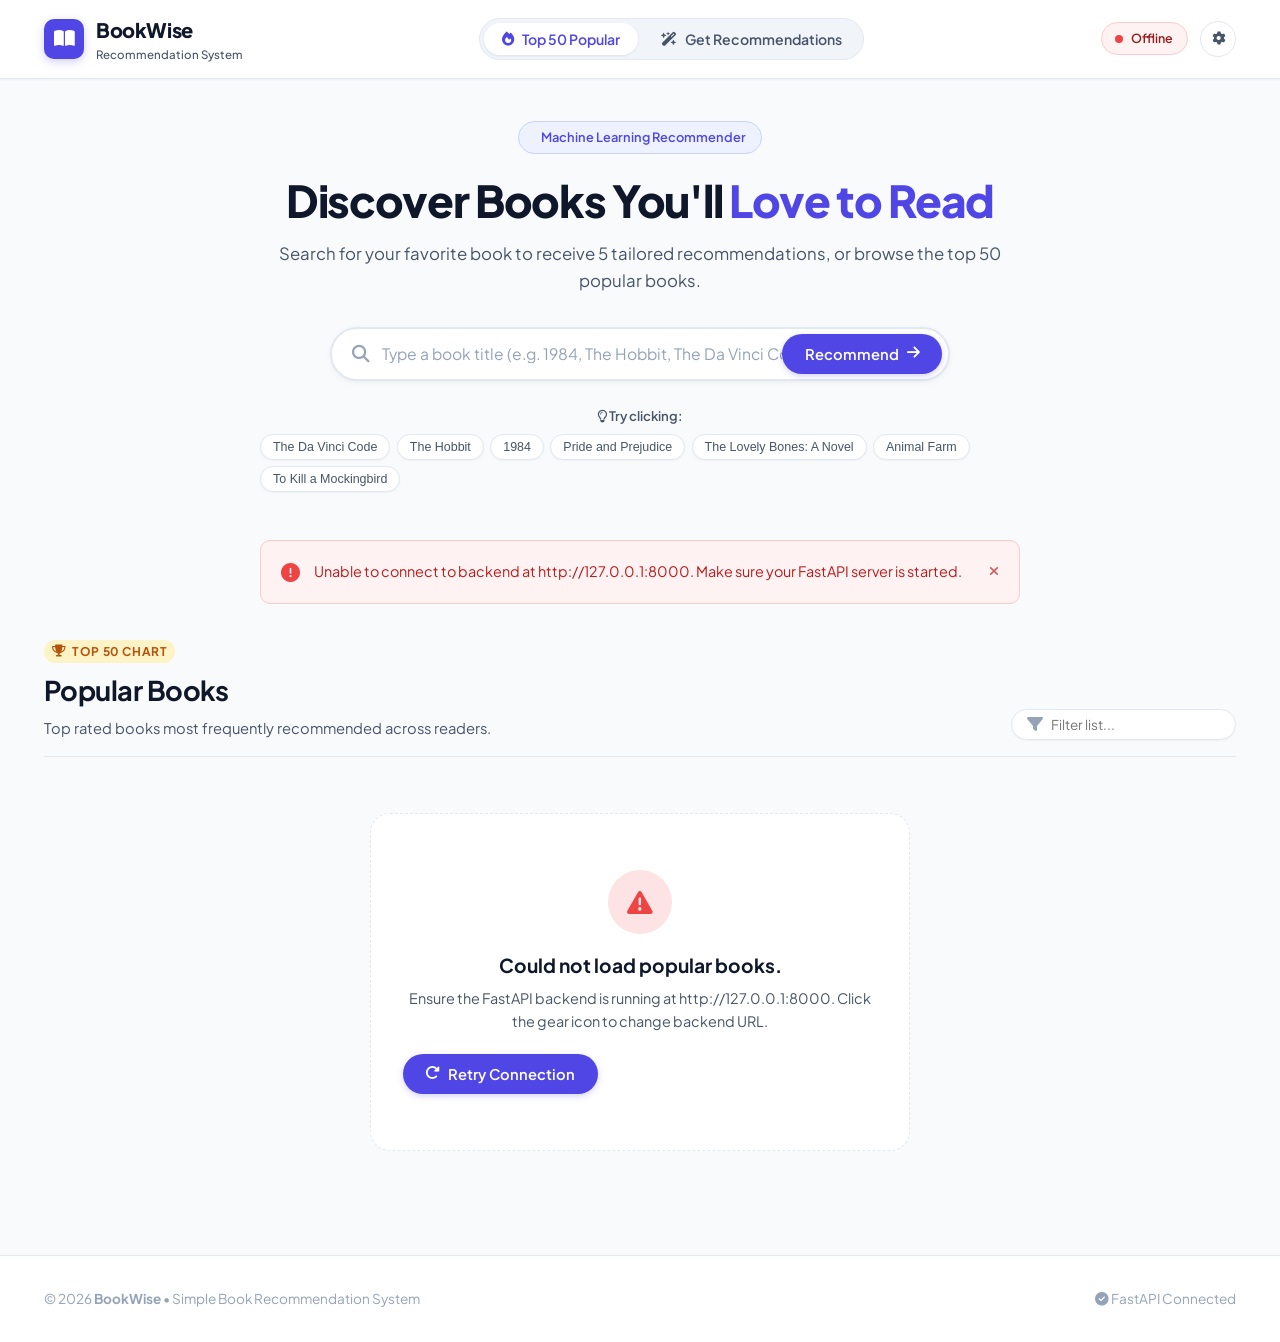
<file: book_recomendation_system/frontend/index.html>
<!DOCTYPE html>
<html lang="en">
<head>
  <meta charset="UTF-8" />
  <meta name="viewport" content="width=device-width, initial-scale=1.0" />
  <title>BookWise - Simple & Smart Book Recommendation System</title>
  <link rel="preconnect" href="https://fonts.googleapis.com" />
  <link rel="preconnect" href="https://fonts.gstatic.com" crossorigin />
  <link href="https://fonts.googleapis.com/css2?family=Plus+Jakarta+Sans:wght@400;500;600;700;800&display=swap" rel="stylesheet" />
  <link rel="stylesheet" href="https://cdnjs.cloudflare.com/ajax/libs/font-awesome/6.5.1/css/all.min.css" />
  <link rel="stylesheet" href="style.css" />
</head>
<body>

  <!-- Header / Navigation -->
  <header class="navbar">
    <div class="container nav-container">
      <div class="logo" onclick="switchTab('popular')">
        <div class="logo-icon"><i class="fa-solid fa-book-open"></i></div>
        <div class="logo-text">
          <span class="brand-title">BookWise</span>
          <span class="brand-subtitle">Recommendation System</span>
        </div>
      </div>

      <nav class="nav-links">
        <button id="nav-popular-btn" class="nav-tab active" onclick="switchTab('popular')">
          <i class="fa-solid fa-fire"></i> Top 50 Popular
        </button>
        <button id="nav-recommend-btn" class="nav-tab" onclick="switchTab('recommend')">
          <i class="fa-solid fa-wand-magic-sparkles"></i> Get Recommendations
        </button>
      </nav>

      <div class="nav-actions">
        <div id="backend-status-badge" class="status-badge checking" title="Checking backend connection status">
          <span class="status-dot"></span>
          <span id="backend-status-text">Connecting...</span>
        </div>
        <button class="settings-btn" id="api-settings-btn" title="Backend Server Settings">
          <i class="fa-solid fa-gear"></i>
        </button>
      </div>
    </div>
  </header>

  <!-- Main Content -->
  <main class="container main-content">
    
    <!-- Hero Section -->
    <section class="hero-section">
      <div class="badge-pill">
        <i class="fa-solid fa-sparkles"></i> Machine Learning Recommender
      </div>
      <h1 class="hero-title">
        Discover Books You'll <span class="text-highlight">Love to Read</span>
      </h1>
      <p class="hero-desc">
        Search for your favorite book to receive 5 tailored recommendations, or browse the top 50 popular books.
      </p>

      <!-- Search Box -->
      <div class="search-wrapper">
        <div class="search-box">
          <i class="fa-solid fa-magnifying-glass search-icon"></i>
          <input
            type="text"
            id="book-search-input"
            placeholder="Type a book title (e.g. 1984, The Hobbit, The Da Vinci Code...)"
            autocomplete="off"
          />
          <button id="clear-search-btn" class="clear-btn hidden" title="Clear input">
            <i class="fa-solid fa-xmark"></i>
          </button>
          <button id="search-btn" class="btn-primary" onclick="handleSearch()">
            <span>Recommend</span>
            <i class="fa-solid fa-arrow-right"></i>
          </button>
        </div>

        <!-- Live Autocomplete Suggestions Dropdown -->
        <ul id="suggestions-list" class="suggestions-list hidden"></ul>
      </div>

      <!-- Quick Pick Suggested Tags -->
      <div class="quick-tags">
        <span class="quick-tags-label"><i class="fa-regular fa-lightbulb"></i> Try clicking:</span>
        <div class="tags-container" id="sample-tags">
          <!-- Rendered by JS -->
        </div>
      </div>
    </section>

    <!-- Error / Info Banner -->
    <div id="alert-banner" class="alert-banner hidden">
      <div class="alert-icon"><i class="fa-solid fa-circle-exclamation"></i></div>
      <div class="alert-message" id="alert-message-text"></div>
      <button class="alert-close" onclick="hideAlert()"><i class="fa-solid fa-xmark"></i></button>
    </div>

    <!-- TAB 1: RECOMMENDATIONS SECTION -->
    <section id="recommend-section" class="tab-view">
      <div class="section-header">
        <div>
          <h2 class="section-title">Recommended Books</h2>
          <p class="section-subtitle" id="recommend-subtitle">
            Search for any book above or click on one from the popular list to get recommendations.
          </p>
        </div>
      </div>

      <!-- Recommendation Results Grid -->
      <div id="recommend-grid" class="books-grid">
        <!-- Rendered by JS -->
      </div>

      <!-- Empty State for Recommendations -->
      <div id="recommend-empty-state" class="empty-state">
        <div class="empty-icon"><i class="fa-solid fa-book-bookmark"></i></div>
        <h3>No recommendations yet</h3>
        <p>Type a book name in the search bar above or choose a sample book below.</p>
        <button class="btn-secondary" onclick="searchSampleBook('The Da Vinci Code')">
          <i class="fa-solid fa-magnifying-glass"></i> Try "The Da Vinci Code"
        </button>
      </div>
    </section>

    <!-- TAB 2: POPULAR BOOKS SECTION -->
    <section id="popular-section" class="tab-view active">
      <div class="section-header">
        <div>
          <div class="section-badge"><i class="fa-solid fa-trophy"></i> Top 50 Chart</div>
          <h2 class="section-title">Popular Books</h2>
          <p class="section-subtitle">
            Top rated books most frequently recommended across readers.
          </p>
        </div>
        <div class="filter-wrapper">
          <div class="filter-box">
            <i class="fa-solid fa-filter"></i>
            <input
              type="text"
              id="popular-filter-input"
              placeholder="Filter list..."
              oninput="filterPopularBooks(this.value)"
            />
          </div>
        </div>
      </div>

      <!-- Popular Books Grid -->
      <div id="popular-grid" class="books-grid">
        <!-- Rendered by JS -->
      </div>
    </section>
  </main>

  <!-- Modal for API Configuration -->
  <div id="settings-modal" class="modal hidden">
    <div class="modal-backdrop" onclick="closeSettingsModal()"></div>
    <div class="modal-card">
      <div class="modal-header">
        <div class="modal-title">
          <i class="fa-solid fa-sliders"></i> Backend Connection Settings
        </div>
        <button class="modal-close-btn" onclick="closeSettingsModal()">
          <i class="fa-solid fa-xmark"></i>
        </button>
      </div>
      <div class="modal-body">
        <label for="api-url-input">FastAPI Backend URL</label>
        <input
          type="text"
          id="api-url-input"
          value="http://127.0.0.1:8000"
          placeholder="http://127.0.0.1:8000"
        />
        <p class="input-help">
          Make sure backend is running with:
          <code>uvicorn backend.main:app --reload</code>
        </p>
      </div>
      <div class="modal-footer">
        <button class="btn-secondary" onclick="closeSettingsModal()">Cancel</button>
        <button class="btn-primary" onclick="saveApiUrl()">Save & Reconnect</button>
      </div>
    </div>
  </div>

  <!-- Toast Container -->
  <div id="toast" class="toast hidden">
    <span id="toast-icon"></span>
    <span id="toast-msg"></span>
  </div>

  <!-- Footer -->
  <footer class="footer">
    <div class="container footer-content">
      <p>© 2026 <strong>BookWise</strong> • Simple Book Recommendation System</p>
      <div class="footer-links">
        <span><i class="fa-solid fa-circle-check"></i> FastAPI Connected</span>
      </div>
    </div>
  </footer>

  <script src="app.js"></script>
</body>
</html>
</file>
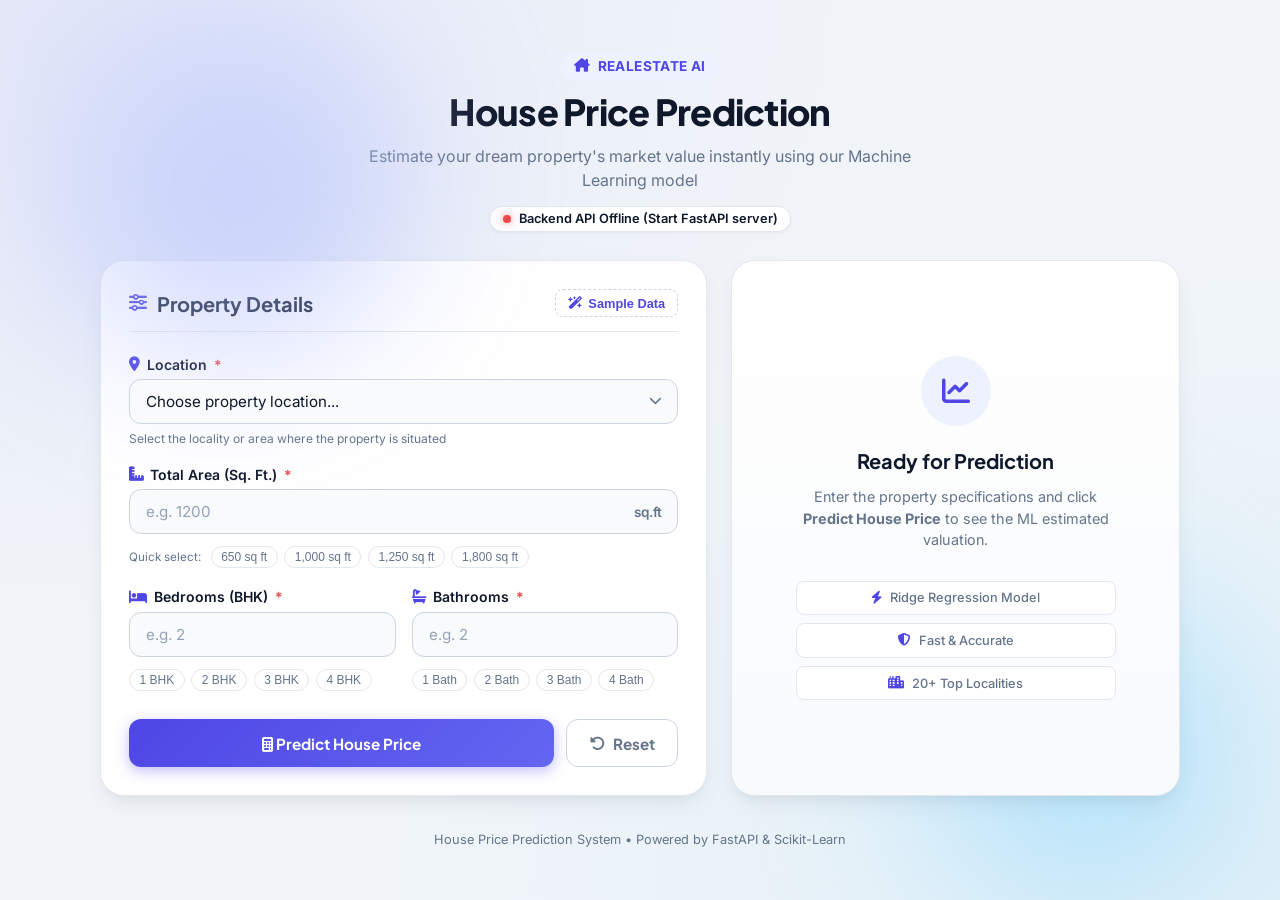
<file: house_price_predication/frontend/index.html>
<!DOCTYPE html>
<html lang="en">
<head>
    <meta charset="UTF-8">
    <meta name="viewport" content="width=device-width, initial-scale=1.0">
    <title>House Price Prediction System</title>
    <link rel="preconnect" href="https://fonts.googleapis.com">
    <link rel="preconnect" href="https://fonts.gstatic.com" crossorigin>
    <link href="https://fonts.googleapis.com/css2?family=Plus+Jakarta+Sans:wght@400;500;600;700;800&family=Inter:wght@400;500;600&display=swap" rel="stylesheet">
    <link rel="stylesheet" href="https://cdnjs.cloudflare.com/ajax/libs/font-awesome/6.5.1/css/all.min.css">
    <link rel="stylesheet" href="style.css">
</head>
<body>
    <div class="app-container">
        <!-- Background Glows -->
        <div class="bg-shape shape-1"></div>
        <div class="bg-shape shape-2"></div>

        <!-- Header -->
        <header class="header">
            <div class="logo-badge">
                <i class="fa-solid fa-house-chimney"></i>
                <span>RealEstate AI</span>
            </div>
            <h1>House Price Prediction</h1>
            <p class="subtitle">Estimate your dream property's market value instantly using our Machine Learning model</p>
            
            <!-- Backend API Status Indicator -->
            <div class="api-status-badge" id="apiStatusBadge">
                <span class="status-dot" id="statusDot"></span>
                <span id="statusText">Checking Backend API...</span>
            </div>
        </header>

        <!-- Main Content Grid -->
        <main class="main-layout">
            <!-- Left / Main Card: Prediction Form -->
            <div class="card form-card">
                <div class="card-header">
                    <div class="card-title">
                        <i class="fa-solid fa-sliders"></i>
                        <h2>Property Details</h2>
                    </div>
                    <button type="button" class="btn-ghost" id="sampleDataBtn" title="Fill with sample values">
                        <i class="fa-solid fa-wand-magic-sparkles"></i>
                        <span>Sample Data</span>
                    </button>
                </div>

                <form id="predictionForm" novalidate>
                    <!-- Field 1: Location -->
                    <div class="form-group">
                        <label for="location">
                            <i class="fa-solid fa-location-dot"></i>
                            <span>Location</span>
                            <span class="required">*</span>
                        </label>
                        <div class="input-wrapper select-wrapper">
                            <select id="location" name="location" required>
                                <option value="" disabled selected>Choose property location...</option>
                                <!-- Populated dynamically by app.js -->
                            </select>
                            <i class="fa-solid fa-chevron-down select-arrow"></i>
                        </div>
                        <small class="field-hint">Select the locality or area where the property is situated</small>
                    </div>

                    <!-- Field 2: Total Square Feet -->
                    <div class="form-group">
                        <label for="total_sqft">
                            <i class="fa-solid fa-ruler-combined"></i>
                            <span>Total Area (Sq. Ft.)</span>
                            <span class="required">*</span>
                        </label>
                        <div class="input-wrapper">
                            <input 
                                type="number" 
                                id="total_sqft" 
                                name="total_sqft" 
                                placeholder="e.g. 1200" 
                                min="100" 
                                max="50000" 
                                step="any"
                                required
                            >
                            <span class="input-unit">sq.ft</span>
                        </div>
                        <!-- Quick presets for sqft -->
                        <div class="preset-chips">
                            <span class="preset-label">Quick select:</span>
                            <button type="button" class="chip" data-target="total_sqft" data-val="650">650 sq ft</button>
                            <button type="button" class="chip" data-target="total_sqft" data-val="1000">1,000 sq ft</button>
                            <button type="button" class="chip" data-target="total_sqft" data-val="1250">1,250 sq ft</button>
                            <button type="button" class="chip" data-target="total_sqft" data-val="1800">1,800 sq ft</button>
                        </div>
                    </div>

                    <!-- Two-column grid for BHK & Bathrooms -->
                    <div class="form-row">
                        <!-- Field 3: BHK -->
                        <div class="form-group col-half">
                            <label for="bhk">
                                <i class="fa-solid fa-bed"></i>
                                <span>Bedrooms (BHK)</span>
                                <span class="required">*</span>
                            </label>
                            <div class="input-wrapper">
                                <input 
                                    type="number" 
                                    id="bhk" 
                                    name="bhk" 
                                    placeholder="e.g. 2" 
                                    min="1" 
                                    max="16" 
                                    step="1"
                                    required
                                >
                            </div>
                            <div class="preset-chips">
                                <button type="button" class="chip bhk-chip" data-target="bhk" data-val="1">1 BHK</button>
                                <button type="button" class="chip bhk-chip" data-target="bhk" data-val="2">2 BHK</button>
                                <button type="button" class="chip bhk-chip" data-target="bhk" data-val="3">3 BHK</button>
                                <button type="button" class="chip bhk-chip" data-target="bhk" data-val="4">4 BHK</button>
                            </div>
                        </div>

                        <!-- Field 4: Bathrooms -->
                        <div class="form-group col-half">
                            <label for="bath">
                                <i class="fa-solid fa-bath"></i>
                                <span>Bathrooms</span>
                                <span class="required">*</span>
                            </label>
                            <div class="input-wrapper">
                                <input 
                                    type="number" 
                                    id="bath" 
                                    name="bath" 
                                    placeholder="e.g. 2" 
                                    min="1" 
                                    max="16" 
                                    step="1"
                                    required
                                >
                            </div>
                            <div class="preset-chips">
                                <button type="button" class="chip bath-chip" data-target="bath" data-val="1">1 Bath</button>
                                <button type="button" class="chip bath-chip" data-target="bath" data-val="2">2 Bath</button>
                                <button type="button" class="chip bath-chip" data-target="bath" data-val="3">3 Bath</button>
                                <button type="button" class="chip bath-chip" data-target="bath" data-val="4">4 Bath</button>
                            </div>
                        </div>
                    </div>

                    <!-- Actions -->
                    <div class="form-actions">
                        <button type="submit" class="btn btn-primary" id="predictBtn">
                            <span class="btn-text">
                                <i class="fa-solid fa-calculator"></i>
                                <span>Predict House Price</span>
                            </span>
                            <span class="spinner" id="btnSpinner"></span>
                        </button>
                        <button type="button" class="btn btn-outline" id="resetBtn">
                            <i class="fa-solid fa-rotate-left"></i>
                            <span>Reset</span>
                        </button>
                    </div>
                </form>

                <!-- Error Message Banner -->
                <div class="alert alert-danger" id="errorAlert" style="display: none;">
                    <i class="fa-solid fa-triangle-exclamation"></i>
                    <div class="alert-content">
                        <strong id="errorTitle">Prediction Failed</strong>
                        <p id="errorMessage">Unable to connect to backend server.</p>
                    </div>
                </div>
            </div>

            <!-- Right Column: Result / Status Card -->
            <div class="card result-card" id="resultCard">
                <!-- Initial Empty State -->
                <div class="empty-state" id="emptyState">
                    <div class="empty-icon-box">
                        <i class="fa-solid fa-chart-line"></i>
                    </div>
                    <h3>Ready for Prediction</h3>
                    <p>Enter the property specifications and click <strong>Predict House Price</strong> to see the ML estimated valuation.</p>
                    
                    <div class="feature-pills">
                        <div class="pill"><i class="fa-solid fa-bolt"></i> Ridge Regression Model</div>
                        <div class="pill"><i class="fa-solid fa-shield-halved"></i> Fast & Accurate</div>
                        <div class="pill"><i class="fa-solid fa-city"></i> 20+ Top Localities</div>
                    </div>
                </div>

                <!-- Prediction Loading State -->
                <div class="loading-state" id="loadingState" style="display: none;">
                    <div class="pulse-loader"></div>
                    <p>Computing estimated value with ML model...</p>
                </div>

                <!-- Prediction Success State -->
                <div class="success-state" id="successState" style="display: none;">
                    <div class="success-header">
                        <span class="badge-tag">Estimated Valuation</span>
                        <span class="timestamp" id="resultTimestamp">Just now</span>
                    </div>

                    <div class="price-display-wrapper">
                        <span class="currency-symbol">₹</span>
                        <h2 class="price-value" id="predictedPrice">--</h2>
                        <span class="price-unit" id="priceUnit">Lakhs</span>
                    </div>
                    <p class="price-in-words" id="priceInWords">Estimated Value in Indian Rupees</p>

                    <div class="metrics-grid">
                        <div class="metric-box">
                            <span class="metric-label">Rate / Sq.Ft</span>
                            <span class="metric-value" id="ratePerSqft">--</span>
                        </div>
                        <div class="metric-box">
                            <span class="metric-label">Configuration</span>
                            <span class="metric-value" id="summaryBhk">--</span>
                        </div>
                    </div>

                    <div class="summary-section">
                        <h4>Property Summary</h4>
                        <div class="summary-row">
                            <span class="label"><i class="fa-solid fa-location-dot"></i> Location:</span>
                            <strong class="value" id="summaryLocation">--</strong>
                        </div>
                        <div class="summary-row">
                            <span class="label"><i class="fa-solid fa-ruler-combined"></i> Built-up Area:</span>
                            <strong class="value" id="summarySqft">--</strong>
                        </div>
                        <div class="summary-row">
                            <span class="label"><i class="fa-solid fa-bath"></i> Bathrooms:</span>
                            <strong class="value" id="summaryBath">--</strong>
                        </div>
                    </div>

                    <button type="button" class="btn btn-secondary btn-full" id="newPredictionBtn">
                        <i class="fa-solid fa-arrows-rotate"></i>
                        <span>Calculate Another Property</span>
                    </button>
                </div>
            </div>
        </main>

        <!-- Footer -->
        <footer class="footer">
            <p>House Price Prediction System • Powered by FastAPI & Scikit-Learn</p>
        </footer>
    </div>

    <script src="app.js"></script>
</body>
</html>
</file>
<file: book_recomendation_system/frontend/style.css>
/* ==========================================================================
   BookWise - Clean & Minimalist White Theme
   ========================================================================== */

:root {
  --bg-page: #f8fafc;
  --bg-surface: #ffffff;
  --bg-surface-subtle: #f1f5f9;
  --bg-surface-hover: #f8fafc;

  --primary: #4f46e5;
  --primary-hover: #4338ca;
  --primary-light: #eef2ff;
  --primary-border: #c7d2fe;

  --accent: #ec4899;
  --success: #10b981;
  --warning: #f59e0b;
  --danger: #ef4444;

  --text-primary: #0f172a;
  --text-secondary: #475569;
  --text-muted: #94a3b8;

  --border-color: #e2e8f0;
  --border-focus: #818cf8;

  --radius-sm: 6px;
  --radius-md: 10px;
  --radius-lg: 14px;
  --radius-xl: 20px;
  --radius-pill: 9999px;

  --shadow-xs: 0 1px 2px rgba(0, 0, 0, 0.04);
  --shadow-sm: 0 2px 6px rgba(0, 0, 0, 0.04), 0 1px 2px rgba(0, 0, 0, 0.02);
  --shadow-md: 0 10px 25px -5px rgba(0, 0, 0, 0.06), 0 8px 10px -6px rgba(0, 0, 0, 0.04);
  --shadow-lg: 0 20px 30px -10px rgba(0, 0, 0, 0.08);

  --font-main: 'Plus Jakarta Sans', system-ui, -apple-system, sans-serif;
  --transition: all 0.2s ease;
}

* {
  margin: 0;
  padding: 0;
  box-sizing: border-box;
}

body {
  font-family: var(--font-main);
  background-color: var(--bg-page);
  color: var(--text-primary);
  min-height: 100vh;
  line-height: 1.6;
  overflow-x: hidden;
}

.container {
  max-width: 1240px;
  margin: 0 auto;
  padding: 0 1.5rem;
}

/* ==========================================================================
   Navigation Bar
   ========================================================================== */

.navbar {
  position: sticky;
  top: 0;
  z-index: 100;
  background: #ffffff;
  border-bottom: 1px solid var(--border-color);
  padding: 0.85rem 0;
  box-shadow: var(--shadow-xs);
}

.nav-container {
  display: flex;
  align-items: center;
  justify-content: space-between;
  gap: 1.5rem;
}

.logo {
  display: flex;
  align-items: center;
  gap: 0.75rem;
  text-decoration: none;
  cursor: pointer;
}

.logo-icon {
  width: 40px;
  height: 40px;
  background: var(--primary);
  border-radius: var(--radius-md);
  display: flex;
  align-items: center;
  justify-content: center;
  font-size: 1.15rem;
  color: #ffffff;
  box-shadow: 0 3px 8px rgba(79, 70, 229, 0.25);
}

.logo-text {
  display: flex;
  flex-direction: column;
}

.brand-title {
  font-size: 1.25rem;
  font-weight: 800;
  letter-spacing: -0.02em;
  color: var(--text-primary);
}

.brand-subtitle {
  font-size: 0.72rem;
  color: var(--text-secondary);
  font-weight: 500;
}

.nav-links {
  display: flex;
  gap: 0.35rem;
  background: var(--bg-surface-subtle);
  padding: 4px;
  border-radius: var(--radius-pill);
  border: 1px solid var(--border-color);
}

.nav-tab {
  background: transparent;
  border: none;
  color: var(--text-secondary);
  padding: 0.45rem 1.1rem;
  font-size: 0.88rem;
  font-weight: 600;
  font-family: inherit;
  border-radius: var(--radius-pill);
  cursor: pointer;
  display: flex;
  align-items: center;
  gap: 0.5rem;
  transition: var(--transition);
}

.nav-tab:hover {
  color: var(--text-primary);
}

.nav-tab.active {
  background: #ffffff;
  color: var(--primary);
  box-shadow: 0 1px 3px rgba(0, 0, 0, 0.08);
}

.nav-actions {
  display: flex;
  align-items: center;
  gap: 0.75rem;
}

/* Status Badge */
.status-badge {
  display: flex;
  align-items: center;
  gap: 0.5rem;
  padding: 0.35rem 0.85rem;
  border-radius: var(--radius-pill);
  font-size: 0.78rem;
  font-weight: 600;
  background: var(--bg-surface);
  border: 1px solid var(--border-color);
  transition: var(--transition);
}

.status-dot {
  width: 8px;
  height: 8px;
  border-radius: 50%;
  display: inline-block;
}

.status-badge.connected {
  color: #065f46;
  border-color: #a7f3d0;
  background: #ecfdf5;
}
.status-badge.connected .status-dot {
  background: var(--success);
}

.status-badge.disconnected {
  color: #991b1b;
  border-color: #fecaca;
  background: #fef2f2;
}
.status-badge.disconnected .status-dot {
  background: var(--danger);
}

.status-badge.checking {
  color: #92400e;
  border-color: #fde68a;
  background: #fffbeb;
}
.status-badge.checking .status-dot {
  background: var(--warning);
  animation: pulse 1.2s infinite;
}

@keyframes pulse {
  0% { opacity: 0.3; }
  50% { opacity: 1; }
  100% { opacity: 0.3; }
}

.settings-btn {
  background: #ffffff;
  border: 1px solid var(--border-color);
  color: var(--text-secondary);
  width: 36px;
  height: 36px;
  border-radius: 50%;
  display: flex;
  align-items: center;
  justify-content: center;
  cursor: pointer;
  transition: var(--transition);
}

.settings-btn:hover {
  color: var(--primary);
  border-color: var(--primary-border);
  background: var(--primary-light);
}

/* ==========================================================================
   Hero Section
   ========================================================================== */

.main-content {
  padding-top: 2.5rem;
  padding-bottom: 5rem;
}

.hero-section {
  text-align: center;
  max-width: 760px;
  margin: 0 auto 3rem;
}

.badge-pill {
  display: inline-flex;
  align-items: center;
  gap: 0.4rem;
  padding: 0.35rem 0.95rem;
  background: var(--primary-light);
  border: 1px solid var(--primary-border);
  border-radius: var(--radius-pill);
  color: var(--primary);
  font-size: 0.8rem;
  font-weight: 600;
  margin-bottom: 1.25rem;
}

.hero-title {
  font-size: 2.75rem;
  font-weight: 800;
  line-height: 1.2;
  letter-spacing: -0.03em;
  color: var(--text-primary);
  margin-bottom: 0.85rem;
}

.text-highlight {
  color: var(--primary);
}

.hero-desc {
  font-size: 1.05rem;
  color: var(--text-secondary);
  margin-bottom: 2rem;
  line-height: 1.6;
}

/* Search Box */
.search-wrapper {
  position: relative;
  max-width: 620px;
  margin: 0 auto 1.5rem;
}

.search-box {
  display: flex;
  align-items: center;
  background: #ffffff;
  border: 2px solid var(--border-color);
  border-radius: var(--radius-pill);
  padding: 5px 6px 5px 1.25rem;
  box-shadow: var(--shadow-sm);
  transition: var(--transition);
}

.search-box:focus-within {
  border-color: var(--primary);
  box-shadow: 0 0 0 4px var(--primary-light), var(--shadow-md);
}

.search-icon {
  color: var(--text-muted);
  font-size: 1.1rem;
  margin-right: 0.75rem;
}

.search-box input {
  flex: 1;
  background: transparent;
  border: none;
  outline: none;
  color: var(--text-primary);
  font-family: inherit;
  font-size: 0.98rem;
  padding: 0.55rem 0;
}

.search-box input::placeholder {
  color: var(--text-muted);
}

.clear-btn {
  background: transparent;
  border: none;
  color: var(--text-muted);
  width: 28px;
  height: 28px;
  border-radius: 50%;
  cursor: pointer;
  display: flex;
  align-items: center;
  justify-content: center;
  transition: var(--transition);
  margin-right: 0.4rem;
}

.clear-btn:hover {
  color: var(--text-primary);
  background: var(--bg-surface-subtle);
}

.btn-primary {
  background: var(--primary);
  color: #ffffff;
  border: none;
  padding: 0.7rem 1.4rem;
  font-size: 0.92rem;
  font-weight: 600;
  font-family: inherit;
  border-radius: var(--radius-pill);
  cursor: pointer;
  display: flex;
  align-items: center;
  gap: 0.5rem;
  transition: var(--transition);
  box-shadow: 0 2px 6px rgba(79, 70, 229, 0.25);
}

.btn-primary:hover {
  background: var(--primary-hover);
  transform: translateY(-1px);
  box-shadow: 0 4px 12px rgba(79, 70, 229, 0.35);
}

.btn-primary:active {
  transform: translateY(0);
}

.btn-secondary {
  background: #ffffff;
  color: var(--text-primary);
  border: 1px solid var(--border-color);
  padding: 0.6rem 1.25rem;
  font-size: 0.88rem;
  font-weight: 600;
  font-family: inherit;
  border-radius: var(--radius-pill);
  cursor: pointer;
  display: inline-flex;
  align-items: center;
  gap: 0.5rem;
  transition: var(--transition);
  box-shadow: var(--shadow-xs);
}

.btn-secondary:hover {
  border-color: var(--primary-border);
  background: var(--primary-light);
  color: var(--primary);
}

/* Autocomplete Suggestions */
.suggestions-list {
  position: absolute;
  top: calc(100% + 6px);
  left: 0;
  right: 0;
  background: #ffffff;
  border: 1px solid var(--border-color);
  border-radius: var(--radius-lg);
  box-shadow: var(--shadow-lg);
  max-height: 270px;
  overflow-y: auto;
  list-style: none;
  z-index: 50;
  text-align: left;
}

.suggestion-item {
  padding: 0.75rem 1.25rem;
  display: flex;
  align-items: center;
  gap: 0.75rem;
  font-size: 0.9rem;
  color: var(--text-primary);
  cursor: pointer;
  border-bottom: 1px solid var(--border-color);
  transition: var(--transition);
}

.suggestion-item:last-child {
  border-bottom: none;
}

.suggestion-item i {
  color: var(--primary);
  font-size: 0.85rem;
}

.suggestion-item:hover, .suggestion-item.active {
  background: var(--primary-light);
  color: var(--primary);
}

/* Quick Pick Tags */
.quick-tags {
  display: flex;
  align-items: center;
  justify-content: center;
  flex-wrap: wrap;
  gap: 0.5rem;
}

.quick-tags-label {
  font-size: 0.82rem;
  color: var(--text-secondary);
  font-weight: 600;
}

.tags-container {
  display: flex;
  flex-wrap: wrap;
  gap: 0.4rem;
}

.book-tag {
  background: #ffffff;
  border: 1px solid var(--border-color);
  color: var(--text-secondary);
  font-size: 0.78rem;
  font-weight: 500;
  padding: 0.3rem 0.75rem;
  border-radius: var(--radius-pill);
  cursor: pointer;
  transition: var(--transition);
  box-shadow: var(--shadow-xs);
}

.book-tag:hover {
  background: var(--primary-light);
  border-color: var(--primary-border);
  color: var(--primary);
  transform: translateY(-1px);
}

/* ==========================================================================
   Alert Banner
   ========================================================================== */

.alert-banner {
  max-width: 760px;
  margin: 0 auto 2rem;
  padding: 1rem 1.25rem;
  border-radius: var(--radius-md);
  background: #fef2f2;
  border: 1px solid #fecaca;
  display: flex;
  align-items: center;
  gap: 0.85rem;
  color: #b91c1c;
  font-size: 0.9rem;
}

.alert-icon {
  font-size: 1.2rem;
  color: #ef4444;
}

.alert-message {
  flex: 1;
}

.alert-close {
  background: transparent;
  border: none;
  color: #b91c1c;
  cursor: pointer;
  opacity: 0.7;
  transition: var(--transition);
}

.alert-close:hover {
  opacity: 1;
}

/* ==========================================================================
   Tabs View & Section Header
   ========================================================================== */

.tab-view {
  display: none;
  animation: fadeIn 0.25s ease forwards;
}

.tab-view.active {
  display: block;
}

@keyframes fadeIn {
  from { opacity: 0; transform: translateY(6px); }
  to { opacity: 1; transform: translateY(0); }
}

.section-header {
  display: flex;
  align-items: flex-end;
  justify-content: space-between;
  margin-bottom: 2rem;
  padding-bottom: 1rem;
  border-bottom: 1px solid var(--border-color);
  flex-wrap: wrap;
  gap: 1rem;
}

.section-badge {
  display: inline-flex;
  align-items: center;
  gap: 0.35rem;
  font-size: 0.75rem;
  font-weight: 700;
  text-transform: uppercase;
  letter-spacing: 0.05em;
  color: #b45309;
  background: #fef3c7;
  padding: 2px 8px;
  border-radius: var(--radius-pill);
  margin-bottom: 0.4rem;
}

.section-title {
  font-size: 1.7rem;
  font-weight: 700;
  color: var(--text-primary);
  letter-spacing: -0.02em;
}

.section-subtitle {
  font-size: 0.92rem;
  color: var(--text-secondary);
  margin-top: 0.25rem;
}

.filter-box {
  display: flex;
  align-items: center;
  background: #ffffff;
  border: 1px solid var(--border-color);
  border-radius: var(--radius-pill);
  padding: 0.4rem 0.9rem;
  gap: 0.5rem;
  color: var(--text-muted);
  box-shadow: var(--shadow-xs);
}

.filter-box input {
  background: transparent;
  border: none;
  outline: none;
  color: var(--text-primary);
  font-family: inherit;
  font-size: 0.85rem;
  width: 170px;
}

/* ==========================================================================
   Books Grid & Card
   ========================================================================== */

.books-grid {
  display: grid;
  grid-template-columns: repeat(auto-fill, minmax(210px, 1fr));
  gap: 1.5rem;
}

.book-card {
  background: #ffffff;
  border: 1px solid var(--border-color);
  border-radius: var(--radius-lg);
  overflow: hidden;
  display: flex;
  flex-direction: column;
  transition: var(--transition);
  position: relative;
  box-shadow: var(--shadow-sm);
}

.book-card:hover {
  transform: translateY(-4px);
  border-color: var(--primary-border);
  box-shadow: var(--shadow-md);
}

/* Cover Wrapper */
.book-cover-wrapper {
  position: relative;
  width: 100%;
  height: 260px;
  background: var(--bg-surface-subtle);
  display: flex;
  align-items: center;
  justify-content: center;
  overflow: hidden;
  border-bottom: 1px solid var(--border-color);
}

.book-cover-img {
  width: 100%;
  height: 100%;
  object-fit: cover;
  transition: transform 0.3s ease;
}

.book-card:hover .book-cover-img {
  transform: scale(1.04);
}

/* Fallback Cover */
.book-cover-fallback {
  width: 100%;
  height: 100%;
  display: flex;
  flex-direction: column;
  align-items: center;
  justify-content: center;
  padding: 1.5rem;
  text-align: center;
  background: linear-gradient(135deg, #f8fafc 0%, #e2e8f0 100%);
  color: var(--text-secondary);
}

.book-cover-fallback i {
  font-size: 2.4rem;
  color: var(--primary);
  margin-bottom: 0.75rem;
  opacity: 0.85;
}

.book-cover-fallback .fallback-title {
  font-size: 0.85rem;
  font-weight: 700;
  color: var(--text-primary);
  line-height: 1.3;
}

/* Card Badges */
.card-badge {
  position: absolute;
  top: 10px;
  left: 10px;
  background: #ffffff;
  padding: 0.25rem 0.65rem;
  border-radius: var(--radius-pill);
  font-size: 0.72rem;
  font-weight: 700;
  color: #b45309;
  border: 1px solid #fde68a;
  box-shadow: var(--shadow-xs);
  display: flex;
  align-items: center;
  gap: 0.35rem;
  z-index: 2;
}

.score-badge {
  position: absolute;
  top: 10px;
  right: 10px;
  background: var(--primary);
  padding: 0.25rem 0.65rem;
  border-radius: var(--radius-pill);
  font-size: 0.72rem;
  font-weight: 700;
  color: #ffffff;
  box-shadow: 0 2px 5px rgba(79, 70, 229, 0.3);
  display: flex;
  align-items: center;
  gap: 0.35rem;
  z-index: 2;
}

/* Book Details */
.book-details {
  padding: 1rem;
  display: flex;
  flex-direction: column;
  flex: 1;
  justify-content: space-between;
  gap: 0.9rem;
}

.book-title {
  font-size: 0.94rem;
  font-weight: 700;
  color: var(--text-primary);
  line-height: 1.35;
  display: -webkit-box;
  -webkit-line-clamp: 2;
  -webkit-box-orient: vertical;
  overflow: hidden;
  margin-bottom: 0.3rem;
}

.book-author {
  font-size: 0.82rem;
  color: var(--text-secondary);
  display: flex;
  align-items: center;
  gap: 0.4rem;
}

.card-action-btn {
  width: 100%;
  background: var(--bg-surface-subtle);
  border: 1px solid var(--border-color);
  color: var(--primary);
  padding: 0.55rem;
  border-radius: var(--radius-md);
  font-size: 0.82rem;
  font-weight: 600;
  font-family: inherit;
  cursor: pointer;
  display: flex;
  align-items: center;
  justify-content: center;
  gap: 0.45rem;
  transition: var(--transition);
}

.card-action-btn:hover {
  background: var(--primary);
  color: #ffffff;
  border-color: var(--primary);
  box-shadow: 0 3px 8px rgba(79, 70, 229, 0.25);
}

/* ==========================================================================
   Empty State
   ========================================================================== */

.empty-state {
  text-align: center;
  padding: 3.5rem 2rem;
  background: #ffffff;
  border: 1px dashed var(--border-color);
  border-radius: var(--radius-xl);
  max-width: 540px;
  margin: 1.5rem auto;
}

.empty-icon {
  width: 64px;
  height: 64px;
  border-radius: 50%;
  background: var(--primary-light);
  color: var(--primary);
  display: flex;
  align-items: center;
  justify-content: center;
  font-size: 1.6rem;
  margin: 0 auto 1rem;
}

.empty-state h3 {
  font-size: 1.2rem;
  font-weight: 700;
  color: var(--text-primary);
  margin-bottom: 0.4rem;
}

.empty-state p {
  font-size: 0.9rem;
  color: var(--text-secondary);
  margin-bottom: 1.25rem;
}

/* ==========================================================================
   Skeleton Shimmer Placeholders
   ========================================================================== */

.skeleton-card {
  background: #ffffff;
  border: 1px solid var(--border-color);
  border-radius: var(--radius-lg);
  overflow: hidden;
}

.skeleton-img {
  width: 100%;
  height: 260px;
  background: linear-gradient(90deg, #f1f5f9 25%, #e2e8f0 50%, #f1f5f9 75%);
  background-size: 200% 100%;
  animation: shimmer 1.5s infinite;
}

.skeleton-body {
  padding: 1rem;
  display: flex;
  flex-direction: column;
  gap: 0.65rem;
}

.skeleton-line {
  height: 14px;
  border-radius: 4px;
  background: linear-gradient(90deg, #f1f5f9 25%, #e2e8f0 50%, #f1f5f9 75%);
  background-size: 200% 100%;
  animation: shimmer 1.5s infinite;
}

.skeleton-line.w-80 { width: 80%; }
.skeleton-line.w-50 { width: 50%; }
.skeleton-line.btn { height: 32px; border-radius: var(--radius-md); }

@keyframes shimmer {
  0% { background-position: 200% 0; }
  100% { background-position: -200% 0; }
}

/* ==========================================================================
   Modal Dialog
   ========================================================================== */

.modal {
  position: fixed;
  inset: 0;
  z-index: 200;
  display: flex;
  align-items: center;
  justify-content: center;
  padding: 1rem;
}

.modal-backdrop {
  position: absolute;
  inset: 0;
  background: rgba(15, 23, 42, 0.4);
  backdrop-filter: blur(4px);
}

.modal-card {
  position: relative;
  background: #ffffff;
  border: 1px solid var(--border-color);
  border-radius: var(--radius-xl);
  width: 100%;
  max-width: 480px;
  box-shadow: var(--shadow-lg);
  overflow: hidden;
  animation: modalPop 0.2s ease-out;
}

@keyframes modalPop {
  from { transform: scale(0.95); opacity: 0; }
  to { transform: scale(1); opacity: 1; }
}

.modal-header {
  padding: 1.15rem 1.5rem;
  display: flex;
  align-items: center;
  justify-content: space-between;
  border-bottom: 1px solid var(--border-color);
}

.modal-title {
  font-size: 1.05rem;
  font-weight: 700;
  color: var(--text-primary);
  display: flex;
  align-items: center;
  gap: 0.5rem;
}

.modal-close-btn {
  background: transparent;
  border: none;
  color: var(--text-muted);
  font-size: 1.1rem;
  cursor: pointer;
  transition: var(--transition);
}

.modal-close-btn:hover {
  color: var(--text-primary);
}

.modal-body {
  padding: 1.5rem;
}

.modal-body label {
  display: block;
  font-size: 0.85rem;
  font-weight: 600;
  margin-bottom: 0.4rem;
  color: var(--text-secondary);
}

.modal-body input {
  width: 100%;
  background: #ffffff;
  border: 1px solid var(--border-color);
  padding: 0.65rem 0.9rem;
  border-radius: var(--radius-md);
  color: var(--text-primary);
  font-family: inherit;
  font-size: 0.95rem;
  outline: none;
}

.modal-body input:focus {
  border-color: var(--primary);
  box-shadow: 0 0 0 3px var(--primary-light);
}

.input-help {
  font-size: 0.78rem;
  color: var(--text-muted);
  margin-top: 0.65rem;
  line-height: 1.5;
}

.input-help code {
  background: var(--bg-surface-subtle);
  border: 1px solid var(--border-color);
  padding: 2px 6px;
  border-radius: 4px;
  color: var(--primary);
  font-weight: 600;
}

.modal-footer {
  padding: 1rem 1.5rem;
  background: var(--bg-surface-subtle);
  display: flex;
  justify-content: flex-end;
  gap: 0.75rem;
  border-top: 1px solid var(--border-color);
}

/* ==========================================================================
   Toast Notification
   ========================================================================== */

.toast {
  position: fixed;
  bottom: 2rem;
  right: 2rem;
  background: #ffffff;
  border: 1px solid var(--border-color);
  box-shadow: var(--shadow-lg);
  padding: 0.75rem 1.25rem;
  border-radius: var(--radius-pill);
  font-size: 0.88rem;
  font-weight: 600;
  color: var(--text-primary);
  display: flex;
  align-items: center;
  gap: 0.65rem;
  z-index: 300;
  animation: slideUp 0.25s ease;
}

@keyframes slideUp {
  from { transform: translateY(15px); opacity: 0; }
  to { transform: translateY(0); opacity: 1; }
}

/* ==========================================================================
   Footer
   ========================================================================== */

.footer {
  border-top: 1px solid var(--border-color);
  padding: 2rem 0;
  background: #ffffff;
  color: var(--text-muted);
  font-size: 0.85rem;
}

.footer-content {
  display: flex;
  align-items: center;
  justify-content: space-between;
  flex-wrap: wrap;
  gap: 1rem;
}

.footer-links {
  display: flex;
  gap: 1.5rem;
}

/* ==========================================================================
   Utilities
   ========================================================================== */

.hidden {
  display: none !important;
}

/* Responsive */
@media (max-width: 768px) {
  .hero-title {
    font-size: 2rem;
  }
  .nav-container {
    flex-direction: column;
    align-items: stretch;
  }
  .nav-links {
    justify-content: center;
  }
  .nav-actions {
    justify-content: space-between;
  }
  .books-grid {
    grid-template-columns: repeat(auto-fill, minmax(160px, 1fr));
    gap: 1rem;
  }
  .book-cover-wrapper {
    height: 200px;
  }
}
</file>
<file: house_price_predication/frontend/style.css>
/* ==========================================================================
   House Price Prediction - Modern Styling
   ========================================================================== */

:root {
    --primary: #4f46e5;
    --primary-hover: #4338ca;
    --primary-light: #eef2ff;
    --secondary: #0ea5e9;
    --accent: #10b981;
    --accent-light: #ecfdf5;
    
    --bg-dark: #0f172a;
    --card-bg: #ffffff;
    --card-border: #e2e8f0;
    --input-bg: #f8fafc;
    --input-border: #cbd5e1;
    --input-focus-border: #6366f1;
    
    --text-main: #0f172a;
    --text-muted: #64748b;
    --text-light: #94a3b8;
    
    --danger: #ef4444;
    --danger-bg: #fef2f2;
    --danger-border: #fecaca;
    
    --success: #10b981;
    --warning: #f59e0b;
    
    --radius-sm: 8px;
    --radius-md: 12px;
    --radius-lg: 18px;
    --radius-xl: 24px;
    
    --shadow-sm: 0 1px 3px rgba(0, 0, 0, 0.05);
    --shadow-md: 0 4px 6px -1px rgba(0, 0, 0, 0.08), 0 2px 4px -2px rgba(0, 0, 0, 0.05);
    --shadow-lg: 0 10px 25px -5px rgba(15, 23, 42, 0.08), 0 8px 10px -6px rgba(15, 23, 42, 0.04);
    --shadow-glow: 0 0 30px rgba(79, 70, 229, 0.15);
    
    --font-heading: 'Plus Jakarta Sans', system-ui, -apple-system, sans-serif;
    --font-body: 'Inter', system-ui, -apple-system, sans-serif;
}

* {
    margin: 0;
    padding: 0;
    box-sizing: border-box;
}

body {
    font-family: var(--font-body);
    background-color: #f1f5f9;
    background-image: 
        radial-gradient(at 0% 0%, rgba(79, 70, 229, 0.08) 0px, transparent 50%),
        radial-gradient(at 100% 100%, rgba(14, 165, 233, 0.08) 0px, transparent 50%);
    color: var(--text-main);
    min-height: 100vh;
    display: flex;
    justify-content: center;
    align-items: center;
    padding: 2rem 1rem;
    position: relative;
    overflow-x: hidden;
}

/* Background decorative shapes */
.bg-shape {
    position: absolute;
    border-radius: 50%;
    filter: blur(80px);
    z-index: 0;
    pointer-events: none;
    opacity: 0.6;
}

.shape-1 {
    width: 350px;
    height: 350px;
    background: linear-gradient(135deg, #c7d2fe, #a5b4fc);
    top: -50px;
    left: -50px;
}

.shape-2 {
    width: 320px;
    height: 320px;
    background: linear-gradient(135deg, #bae6fd, #7dd3fc);
    bottom: -50px;
    right: -50px;
}

/* App Container */
.app-container {
    width: 100%;
    max-width: 1080px;
    position: relative;
    z-index: 1;
    display: flex;
    flex-direction: column;
    gap: 1.75rem;
}

/* Header */
.header {
    text-align: center;
    display: flex;
    flex-direction: column;
    align-items: center;
    gap: 0.6rem;
}

.logo-badge {
    display: inline-flex;
    align-items: center;
    gap: 0.5rem;
    background: var(--primary-light);
    color: var(--primary);
    padding: 0.35rem 0.9rem;
    border-radius: 9999px;
    font-size: 0.85rem;
    font-weight: 700;
    letter-spacing: 0.03em;
    text-transform: uppercase;
}

.header h1 {
    font-family: var(--font-heading);
    font-size: 2.25rem;
    font-weight: 800;
    color: var(--text-main);
    letter-spacing: -0.02em;
}

.header .subtitle {
    color: var(--text-muted);
    font-size: 1rem;
    max-width: 580px;
    line-height: 1.5;
}

/* API Status Badge */
.api-status-badge {
    display: inline-flex;
    align-items: center;
    gap: 0.5rem;
    font-size: 0.8rem;
    font-weight: 600;
    padding: 0.3rem 0.8rem;
    border-radius: 9999px;
    background: #ffffff;
    border: 1px solid var(--card-border);
    box-shadow: var(--shadow-sm);
    margin-top: 0.25rem;
    transition: all 0.3s ease;
}

.status-dot {
    width: 8px;
    height: 8px;
    border-radius: 50%;
    background: var(--warning);
    display: inline-block;
    transition: background-color 0.3s ease;
}

.api-status-badge.connected .status-dot {
    background: var(--success);
    box-shadow: 0 0 8px rgba(16, 185, 129, 0.6);
}

.api-status-badge.offline .status-dot {
    background: var(--danger);
    box-shadow: 0 0 8px rgba(239, 68, 68, 0.6);
}

/* Main Layout: 2 Columns */
.main-layout {
    display: grid;
    grid-template-columns: 1.15fr 0.85fr;
    gap: 1.5rem;
    align-items: stretch;
}

@media (max-width: 860px) {
    .main-layout {
        grid-template-columns: 1fr;
    }
}

/* Cards */
.card {
    background: var(--card-bg);
    border-radius: var(--radius-xl);
    border: 1px solid var(--card-border);
    box-shadow: var(--shadow-lg);
    padding: 1.75rem;
    display: flex;
    flex-direction: column;
}

.card-header {
    display: flex;
    justify-content: space-between;
    align-items: center;
    margin-bottom: 1.5rem;
    padding-bottom: 0.85rem;
    border-bottom: 1px solid var(--card-border);
}

.card-title {
    display: flex;
    align-items: center;
    gap: 0.6rem;
    color: var(--text-main);
}

.card-title i {
    font-size: 1.1rem;
    color: var(--primary);
}

.card-title h2 {
    font-family: var(--font-heading);
    font-size: 1.25rem;
    font-weight: 700;
}

.btn-ghost {
    background: transparent;
    border: 1px dashed var(--input-border);
    color: var(--primary);
    padding: 0.35rem 0.75rem;
    border-radius: var(--radius-sm);
    font-size: 0.8rem;
    font-weight: 600;
    display: inline-flex;
    align-items: center;
    gap: 0.4rem;
    cursor: pointer;
    transition: all 0.2s ease;
}

.btn-ghost:hover {
    background: var(--primary-light);
    border-color: var(--primary);
}

/* Forms */
#predictionForm {
    display: flex;
    flex-direction: column;
    gap: 1.25rem;
}

.form-group {
    display: flex;
    flex-direction: column;
    gap: 0.4rem;
}

.form-row {
    display: grid;
    grid-template-columns: 1fr 1fr;
    gap: 1rem;
}

@media (max-width: 520px) {
    .form-row {
        grid-template-columns: 1fr;
    }
}

label {
    font-size: 0.875rem;
    font-weight: 600;
    color: var(--text-main);
    display: flex;
    align-items: center;
    gap: 0.45rem;
}

label i {
    color: var(--primary);
    font-size: 0.9rem;
}

.required {
    color: var(--danger);
}

.field-hint {
    font-size: 0.75rem;
    color: var(--text-muted);
}

/* Inputs */
.input-wrapper {
    position: relative;
    display: flex;
    align-items: center;
}

.input-wrapper input,
.input-wrapper select {
    width: 100%;
    padding: 0.75rem 1rem;
    font-family: var(--font-body);
    font-size: 0.95rem;
    color: var(--text-main);
    background-color: var(--input-bg);
    border: 1.5px solid var(--input-border);
    border-radius: var(--radius-md);
    outline: none;
    transition: all 0.2s ease;
}

.input-wrapper input:focus,
.input-wrapper select:focus {
    background-color: #ffffff;
    border-color: var(--input-focus-border);
    box-shadow: 0 0 0 3px rgba(99, 102, 241, 0.15);
}

.input-wrapper input::placeholder {
    color: var(--text-light);
}

.input-unit {
    position: absolute;
    right: 1rem;
    font-size: 0.85rem;
    font-weight: 600;
    color: var(--text-muted);
    pointer-events: none;
}

.select-wrapper {
    position: relative;
}

.select-wrapper select {
    appearance: none;
    cursor: pointer;
    padding-right: 2.5rem;
}

.select-arrow {
    position: absolute;
    right: 1rem;
    font-size: 0.8rem;
    color: var(--text-muted);
    pointer-events: none;
}

/* Preset Chips */
.preset-chips {
    display: flex;
    flex-wrap: wrap;
    align-items: center;
    gap: 0.4rem;
    margin-top: 0.35rem;
}

.preset-label {
    font-size: 0.725rem;
    color: var(--text-muted);
    margin-right: 0.2rem;
}

.chip {
    background: #ffffff;
    border: 1px solid var(--card-border);
    color: var(--text-muted);
    padding: 0.2rem 0.6rem;
    border-radius: 9999px;
    font-size: 0.75rem;
    font-weight: 500;
    cursor: pointer;
    transition: all 0.15s ease;
}

.chip:hover {
    background: var(--primary-light);
    color: var(--primary);
    border-color: #cbd5e1;
}

.chip.active {
    background: var(--primary);
    color: #ffffff;
    border-color: var(--primary);
    font-weight: 600;
}

/* Form Actions */
.form-actions {
    display: flex;
    gap: 0.75rem;
    margin-top: 0.5rem;
}

.btn {
    display: inline-flex;
    align-items: center;
    justify-content: center;
    gap: 0.5rem;
    padding: 0.85rem 1.4rem;
    border-radius: var(--radius-md);
    font-family: var(--font-heading);
    font-size: 0.95rem;
    font-weight: 700;
    cursor: pointer;
    transition: all 0.2s ease;
    border: none;
}

.btn-primary {
    flex: 1;
    background: linear-gradient(135deg, var(--primary), #6366f1);
    color: #ffffff;
    box-shadow: 0 4px 14px rgba(79, 70, 229, 0.35);
    position: relative;
    overflow: hidden;
}

.btn-primary:hover {
    background: linear-gradient(135deg, var(--primary-hover), var(--primary));
    box-shadow: 0 6px 20px rgba(79, 70, 229, 0.45);
    transform: translateY(-1px);
}

.btn-primary:active {
    transform: translateY(0);
}

.btn-outline {
    background: transparent;
    border: 1.5px solid var(--input-border);
    color: var(--text-muted);
}

.btn-outline:hover {
    background: var(--input-bg);
    color: var(--text-main);
    border-color: #94a3b8;
}

.btn-secondary {
    background: var(--primary-light);
    color: var(--primary);
    border: 1px solid rgba(79, 70, 229, 0.2);
}

.btn-secondary:hover {
    background: #e0e7ff;
}

.btn-full {
    width: 100%;
}

/* Spinner */
.spinner {
    display: none;
    width: 18px;
    height: 18px;
    border: 2.5px solid rgba(255, 255, 255, 0.3);
    border-radius: 50%;
    border-top-color: #ffffff;
    animation: spin 0.8s linear infinite;
}

.btn-loading .btn-text {
    display: none;
}

.btn-loading .spinner {
    display: inline-block;
}

@keyframes spin {
    to { transform: rotate(360deg); }
}

/* Alert Box */
.alert {
    display: flex;
    gap: 0.75rem;
    padding: 0.9rem 1rem;
    border-radius: var(--radius-md);
    margin-top: 1rem;
    font-size: 0.85rem;
}

.alert-danger {
    background: var(--danger-bg);
    border: 1px solid var(--danger-border);
    color: var(--danger);
}

.alert-danger i {
    font-size: 1.1rem;
    margin-top: 0.1rem;
}

.alert-content strong {
    display: block;
    font-weight: 700;
    margin-bottom: 0.15rem;
}

.alert-content p {
    color: #991b1b;
    line-height: 1.4;
}

/* Result Card */
.result-card {
    display: flex;
    flex-direction: column;
    justify-content: center;
    align-items: center;
    text-align: center;
    background: linear-gradient(180deg, #ffffff 0%, #f8fafc 100%);
    position: relative;
    overflow: hidden;
}

/* Empty State */
.empty-state {
    display: flex;
    flex-direction: column;
    align-items: center;
    gap: 0.85rem;
    padding: 1.5rem 0.5rem;
}

.empty-icon-box {
    width: 70px;
    height: 70px;
    background: var(--primary-light);
    color: var(--primary);
    border-radius: 50%;
    display: flex;
    align-items: center;
    justify-content: center;
    font-size: 1.75rem;
    margin-bottom: 0.5rem;
}

.empty-state h3 {
    font-family: var(--font-heading);
    font-size: 1.25rem;
    font-weight: 700;
}

.empty-state p {
    color: var(--text-muted);
    font-size: 0.9rem;
    line-height: 1.5;
    max-width: 320px;
}

.feature-pills {
    display: flex;
    flex-direction: column;
    gap: 0.5rem;
    width: 100%;
    margin-top: 1rem;
}

.feature-pills .pill {
    background: #ffffff;
    border: 1px solid var(--card-border);
    padding: 0.55rem 0.85rem;
    border-radius: var(--radius-sm);
    font-size: 0.8rem;
    color: var(--text-muted);
    font-weight: 500;
    display: flex;
    align-items: center;
    justify-content: center;
    gap: 0.5rem;
}

.feature-pills .pill i {
    color: var(--primary);
}

/* Loading State */
.loading-state {
    display: flex;
    flex-direction: column;
    align-items: center;
    gap: 1.25rem;
    padding: 2.5rem 1rem;
}

.pulse-loader {
    width: 54px;
    height: 54px;
    border-radius: 50%;
    background: linear-gradient(135deg, var(--primary), var(--secondary));
    animation: pulse 1.2s ease-in-out infinite alternate;
}

@keyframes pulse {
    0% { transform: scale(0.85); opacity: 0.5; }
    100% { transform: scale(1.15); opacity: 1; filter: drop-shadow(0 0 12px rgba(79, 70, 229, 0.4)); }
}

.loading-state p {
    font-weight: 600;
    color: var(--text-muted);
    font-size: 0.95rem;
}

/* Success State */
.success-state {
    width: 100%;
    display: flex;
    flex-direction: column;
    align-items: center;
    animation: fadeIn 0.4s ease-out;
}

@keyframes fadeIn {
    from { opacity: 0; transform: translateY(8px); }
    to { opacity: 1; transform: translateY(0); }
}

.success-header {
    width: 100%;
    display: flex;
    justify-content: space-between;
    align-items: center;
    margin-bottom: 1.25rem;
}

.badge-tag {
    background: var(--accent-light);
    color: #065f46;
    font-weight: 700;
    font-size: 0.75rem;
    padding: 0.25rem 0.75rem;
    border-radius: 9999px;
    text-transform: uppercase;
    letter-spacing: 0.04em;
}

.timestamp {
    font-size: 0.75rem;
    color: var(--text-light);
}

.price-display-wrapper {
    display: flex;
    align-items: baseline;
    justify-content: center;
    gap: 0.35rem;
    margin-bottom: 0.25rem;
}

.currency-symbol {
    font-size: 1.75rem;
    font-weight: 700;
    color: var(--primary);
}

.price-value {
    font-family: var(--font-heading);
    font-size: 3rem;
    font-weight: 800;
    color: var(--text-main);
    letter-spacing: -0.03em;
    line-height: 1;
}

.price-unit {
    font-size: 1.15rem;
    font-weight: 700;
    color: var(--text-muted);
}

.price-in-words {
    font-size: 0.85rem;
    color: var(--accent);
    font-weight: 600;
    margin-bottom: 1.5rem;
}

/* Metrics Grid */
.metrics-grid {
    display: grid;
    grid-template-columns: 1fr 1fr;
    gap: 0.75rem;
    width: 100%;
    margin-bottom: 1.25rem;
}

.metric-box {
    background: #ffffff;
    border: 1px solid var(--card-border);
    padding: 0.75rem;
    border-radius: var(--radius-md);
    display: flex;
    flex-direction: column;
    gap: 0.2rem;
    text-align: left;
}

.metric-label {
    font-size: 0.725rem;
    color: var(--text-muted);
    text-transform: uppercase;
    font-weight: 600;
}

.metric-value {
    font-family: var(--font-heading);
    font-size: 1.05rem;
    font-weight: 700;
    color: var(--text-main);
}

/* Summary Section */
.summary-section {
    width: 100%;
    background: var(--input-bg);
    border: 1px solid var(--card-border);
    border-radius: var(--radius-md);
    padding: 1rem;
    margin-bottom: 1.25rem;
    text-align: left;
}

.summary-section h4 {
    font-size: 0.8rem;
    text-transform: uppercase;
    letter-spacing: 0.04em;
    color: var(--text-muted);
    margin-bottom: 0.65rem;
    font-weight: 700;
}

.summary-row {
    display: flex;
    justify-content: space-between;
    font-size: 0.85rem;
    padding: 0.3rem 0;
}

.summary-row .label {
    color: var(--text-muted);
    display: flex;
    align-items: center;
    gap: 0.4rem;
}

.summary-row .label i {
    font-size: 0.8rem;
    color: var(--primary);
}

.summary-row .value {
    color: var(--text-main);
    font-weight: 600;
}

/* Footer */
.footer {
    text-align: center;
    font-size: 0.8rem;
    color: var(--text-muted);
    margin-top: 0.5rem;
}
</file>
